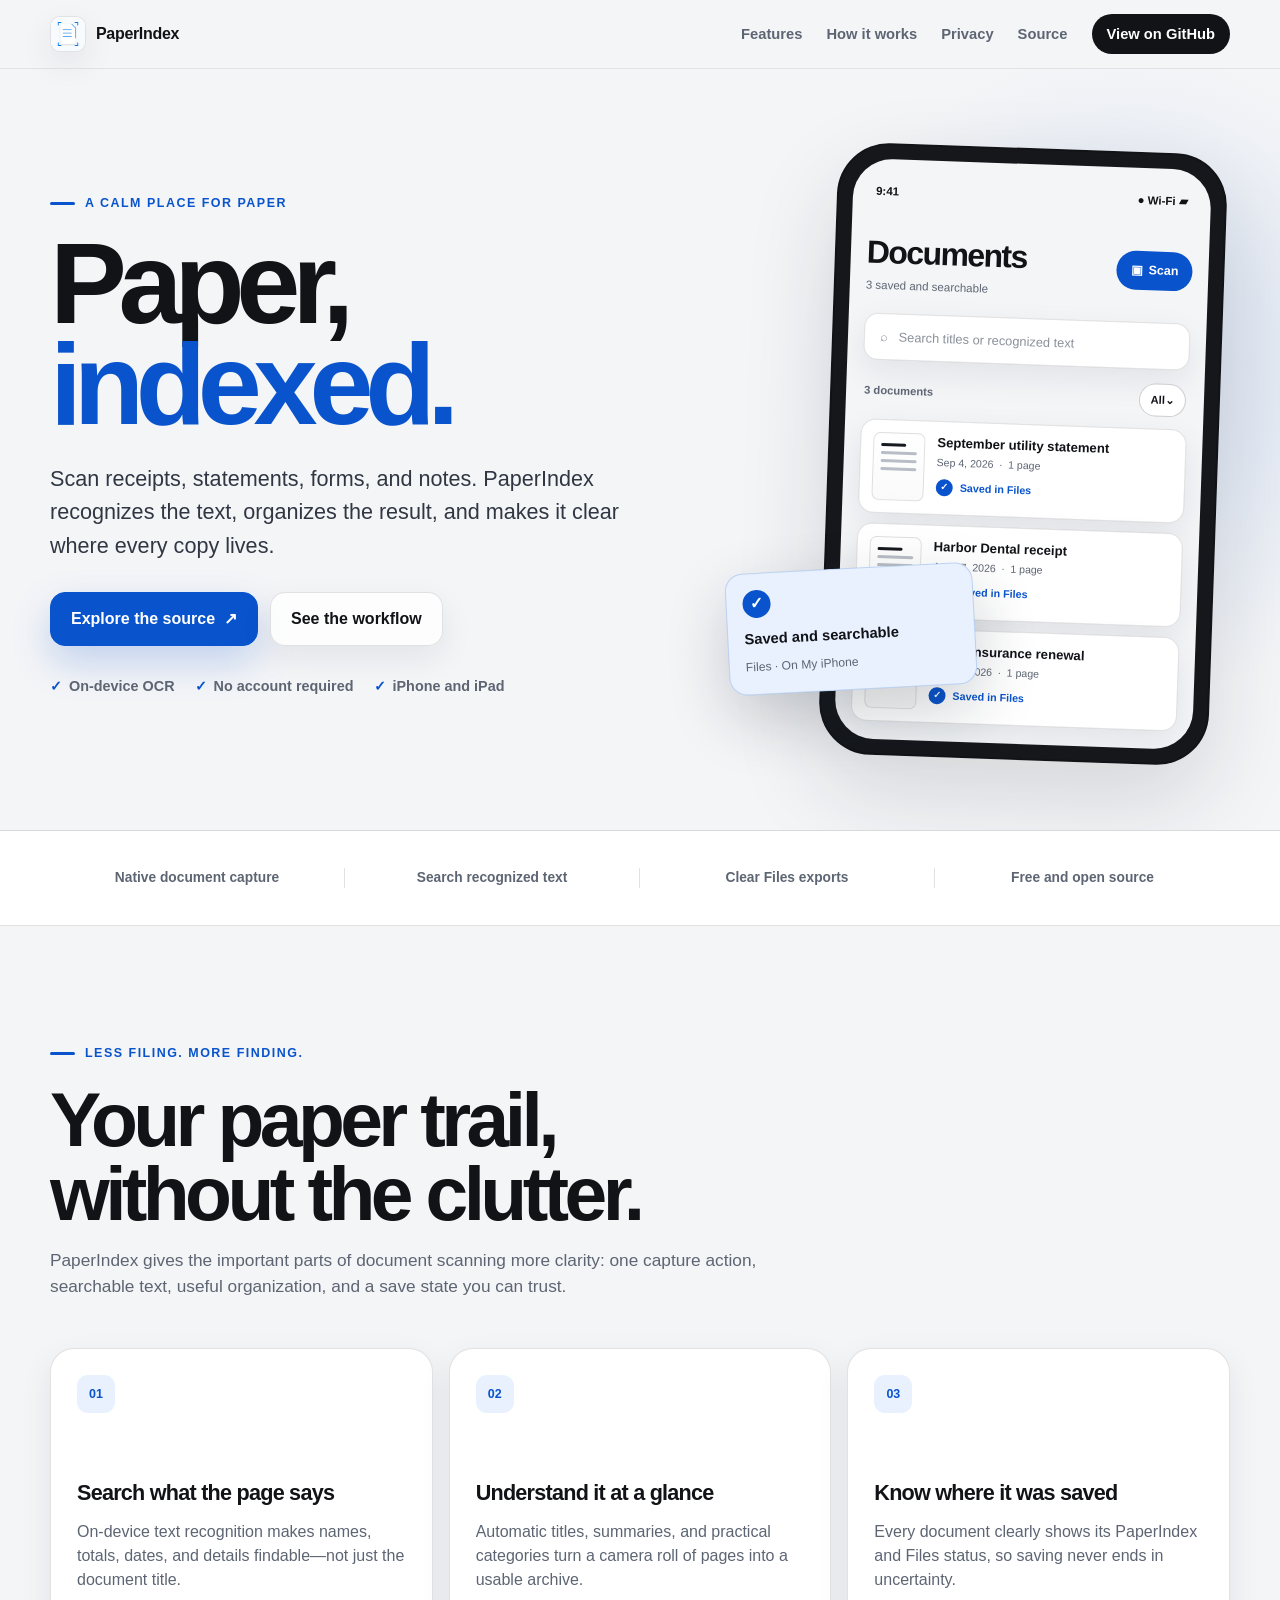
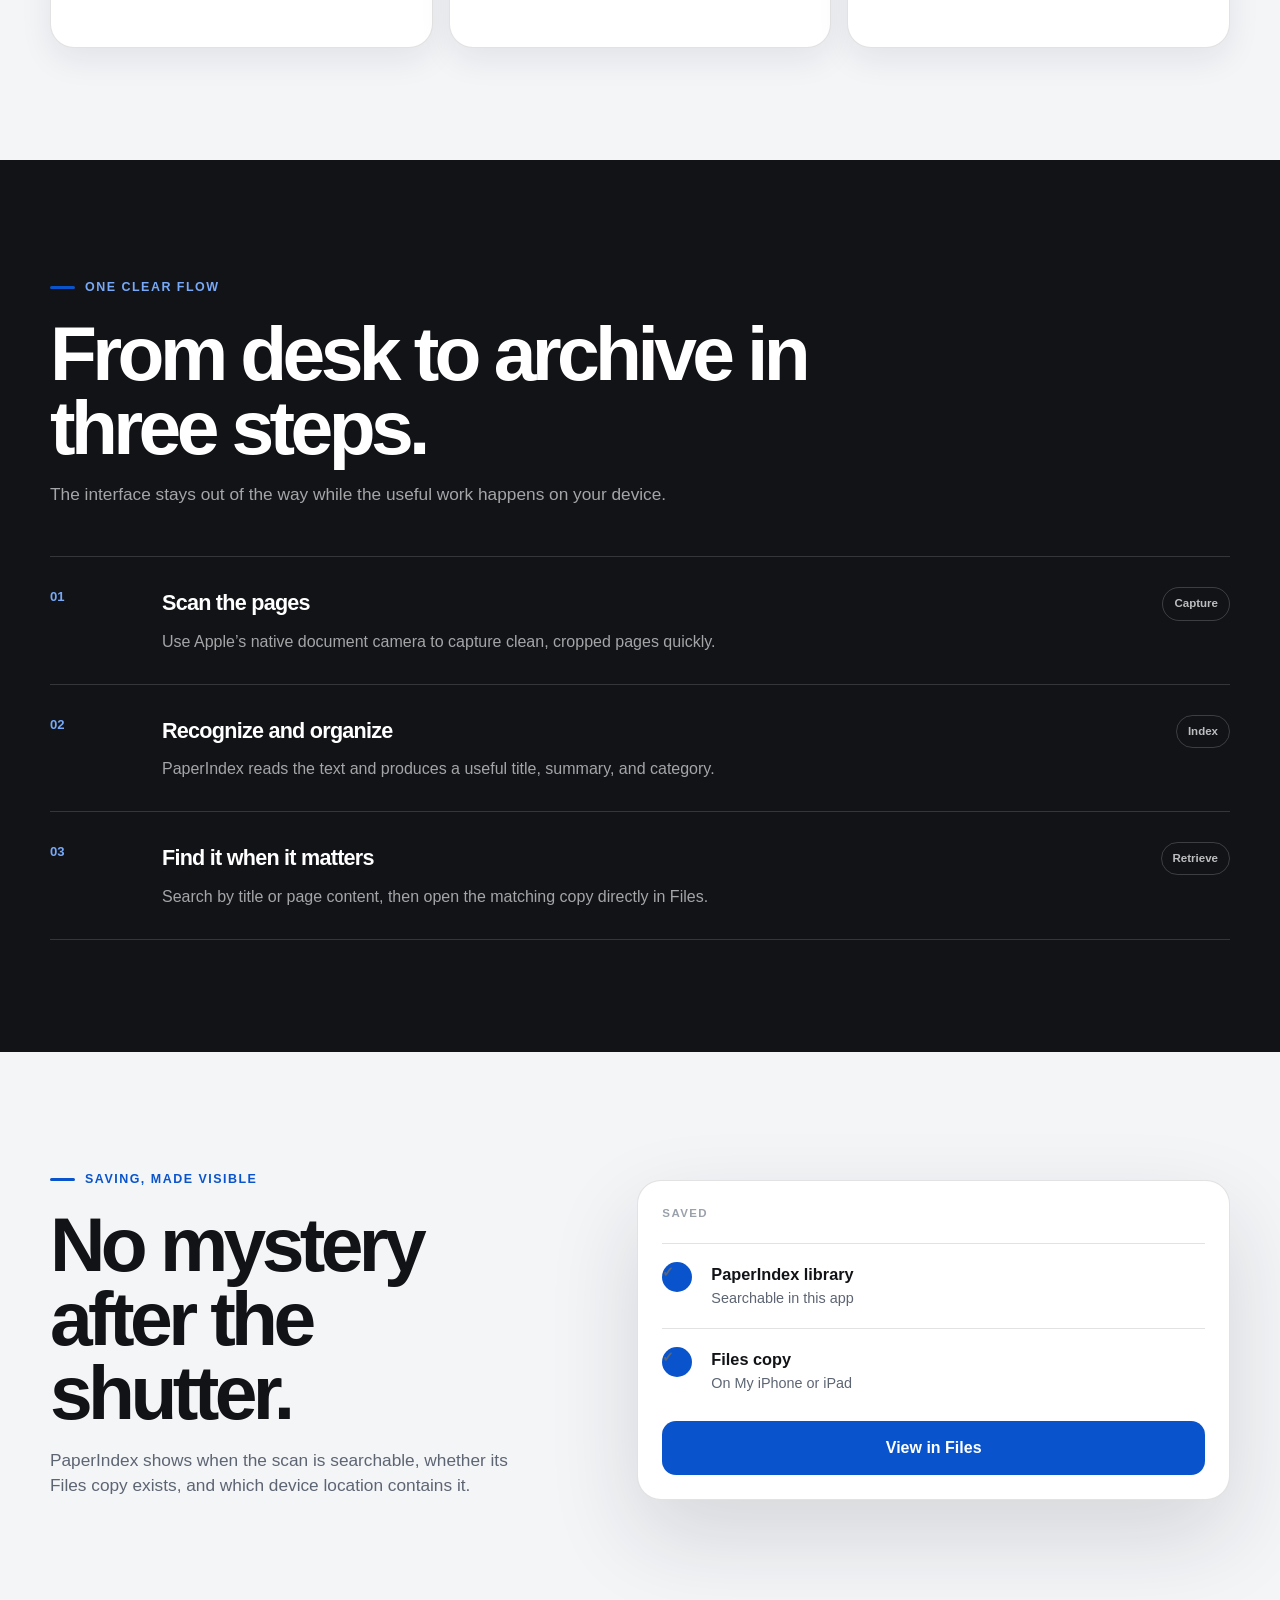
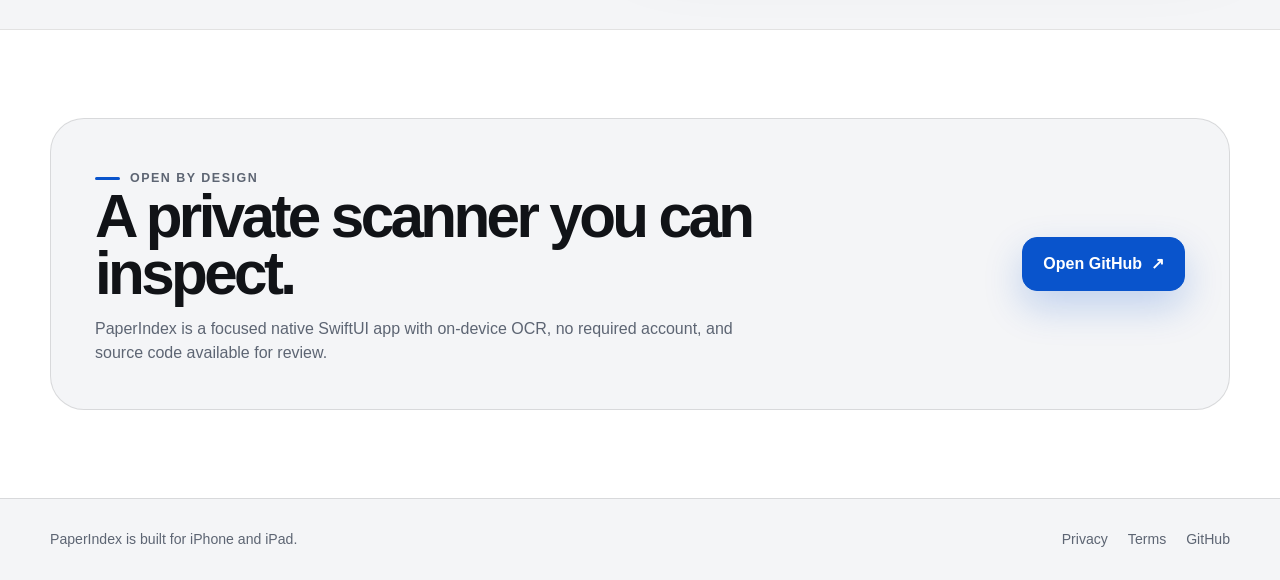
<file: docs/index.html>
<!doctype html>
<html lang="en">
<head>
  <meta charset="utf-8">
  <meta name="viewport" content="width=device-width, initial-scale=1">
  <meta name="theme-color" content="#f4f5f7">
  <title>PaperIndex — Scan paper. Find anything.</title>
  <meta name="description" content="PaperIndex turns receipts, statements, forms, and notes into a calm, searchable archive on iPhone and iPad.">
  <meta property="og:title" content="PaperIndex — Paper, indexed.">
  <meta property="og:description" content="Scan paper, recognize its text, and keep a clear copy in Files.">
  <meta property="og:image" content="https://tmoreton.github.io/PaperIndex/assets/paperindex-og.png">
  <meta property="og:type" content="website">
  <meta property="og:url" content="https://tmoreton.github.io/PaperIndex/">
  <meta name="twitter:card" content="summary_large_image">
  <meta name="twitter:title" content="PaperIndex — Paper, indexed.">
  <meta name="twitter:description" content="Scan paper, recognize its text, and keep a clear copy in Files.">
  <meta name="twitter:image" content="https://tmoreton.github.io/PaperIndex/assets/paperindex-og.png">
  <link rel="canonical" href="https://tmoreton.github.io/PaperIndex/">
  <link rel="icon" href="assets/paperindex-icon.png">
  <style>
    :root {
      color-scheme: light;
      --canvas: #f4f5f7;
      --surface: #ffffff;
      --ink: #111317;
      --muted: #5d6573;
      --blue: #0954cc;
      --blue-dark: #073f99;
      --blue-wash: #e9f1fe;
      --line: rgba(17, 19, 23, 0.12);
      --line-strong: rgba(17, 19, 23, 0.2);
      --shadow-sm: 0 12px 32px rgba(18, 28, 45, 0.08);
      --shadow-lg: 0 36px 90px rgba(18, 28, 45, 0.14);
      --radius-md: 24px;
      --radius-lg: 34px;
    }

    * { box-sizing: border-box; }

    html {
      scroll-behavior: smooth;
      overflow-x: hidden;
    }

    body {
      margin: 0;
      color: var(--ink);
      background: var(--canvas);
      font-family: -apple-system, BlinkMacSystemFont, "SF Pro Display", "Segoe UI", sans-serif;
      line-height: 1.5;
      overflow-x: hidden;
      -webkit-font-smoothing: antialiased;
    }

    a {
      color: inherit;
      text-decoration: none;
      -webkit-tap-highlight-color: transparent;
    }

    .shell {
      width: min(1180px, calc(100% - 40px));
      margin-inline: auto;
    }

    .site-header {
      position: fixed;
      inset: 0 0 auto;
      z-index: 20;
      border-bottom: 1px solid rgba(17, 19, 23, 0.08);
      background: rgba(244, 245, 247, 0.84);
      backdrop-filter: blur(20px) saturate(150%);
    }

    .nav {
      display: flex;
      align-items: center;
      justify-content: space-between;
      min-height: 68px;
    }

    .brand {
      display: inline-flex;
      align-items: center;
      gap: 10px;
      font-size: 1rem;
      font-weight: 780;
      letter-spacing: -0.02em;
    }

    .brand img {
      width: 36px;
      height: 36px;
      border: 1px solid var(--line);
      border-radius: 10px;
      background: white;
      box-shadow: var(--shadow-sm);
    }

    .nav-links {
      display: flex;
      align-items: center;
      gap: 24px;
      color: var(--muted);
      font-size: 0.92rem;
      font-weight: 650;
    }

    .nav-links a { transition: color 160ms ease; }

    .nav-links a:hover,
    .nav-links a:focus-visible { color: var(--ink); }

    .nav-cta {
      display: inline-flex;
      align-items: center;
      min-height: 40px;
      padding: 0 15px;
      color: white !important;
      border-radius: 999px;
      background: var(--ink);
    }

    .hero {
      position: relative;
      min-height: 820px;
      padding: 148px 0 92px;
      overflow: hidden;
      border-bottom: 1px solid var(--line);
    }

    .hero::before {
      content: "";
      position: absolute;
      width: 680px;
      height: 680px;
      top: 36px;
      right: -180px;
      border-radius: 50%;
      background: radial-gradient(circle, rgba(9, 84, 204, 0.13), rgba(9, 84, 204, 0) 68%);
      pointer-events: none;
    }

    .hero-grid {
      position: relative;
      display: grid;
      grid-template-columns: minmax(0, 1.04fr) minmax(360px, 0.76fr);
      gap: clamp(50px, 8vw, 112px);
      align-items: center;
    }

    .eyebrow {
      display: inline-flex;
      align-items: center;
      gap: 10px;
      margin: 0 0 20px;
      color: var(--blue);
      font-size: 0.78rem;
      font-weight: 800;
      letter-spacing: 0.12em;
      text-transform: uppercase;
    }

    .eyebrow::before {
      content: "";
      width: 25px;
      height: 3px;
      border-radius: 999px;
      background: var(--blue);
    }

    h1, h2, h3, p { margin-top: 0; }

    h1 {
      max-width: 760px;
      margin-bottom: 26px;
      font-size: clamp(4.5rem, 9vw, 8rem);
      line-height: 0.88;
      font-weight: 860;
      letter-spacing: -0.072em;
    }

    h1 span {
      display: block;
      color: var(--blue);
    }

    .hero-copy {
      max-width: 620px;
      margin-bottom: 30px;
      color: #303743;
      font-size: clamp(1.12rem, 2vw, 1.35rem);
      line-height: 1.55;
    }

    .hero-actions {
      display: flex;
      flex-wrap: wrap;
      gap: 12px;
      margin-bottom: 30px;
    }

    .button {
      display: inline-flex;
      align-items: center;
      justify-content: center;
      gap: 9px;
      min-height: 54px;
      padding: 0 20px;
      border: 1px solid var(--line);
      border-radius: 15px;
      font-weight: 750;
      transition: transform 160ms ease, box-shadow 160ms ease, background 160ms ease;
    }

    .button:hover,
    .button:focus-visible { transform: translateY(-2px); }

    .button.primary {
      color: white;
      border-color: var(--blue);
      background: var(--blue);
      box-shadow: 0 16px 38px rgba(9, 84, 204, 0.22);
    }

    .button.primary:hover,
    .button.primary:focus-visible {
      background: var(--blue-dark);
      box-shadow: 0 20px 44px rgba(9, 84, 204, 0.28);
    }

    .button.secondary {
      background: rgba(255, 255, 255, 0.8);
      box-shadow: var(--shadow-sm);
    }

    .hero-notes {
      display: flex;
      flex-wrap: wrap;
      gap: 8px 20px;
      color: var(--muted);
      font-size: 0.9rem;
      font-weight: 620;
    }

    .hero-notes span::before {
      content: "✓";
      margin-right: 7px;
      color: var(--blue);
      font-weight: 850;
    }

    .product-visual {
      position: relative;
      min-height: 590px;
    }

    .phone {
      position: absolute;
      top: 0;
      right: 12px;
      width: min(100%, 390px);
      padding: 14px;
      border: 2px solid rgba(17, 19, 23, 0.86);
      border-radius: 52px;
      background: #15171b;
      box-shadow: var(--shadow-lg);
      transform: rotate(2deg);
    }

    .phone-screen {
      min-height: 570px;
      padding: 24px 16px 18px;
      border-radius: 39px;
      background: var(--canvas);
      overflow: hidden;
    }

    .phone-status {
      display: flex;
      justify-content: space-between;
      margin-bottom: 28px;
      padding: 0 7px;
      font-size: 0.72rem;
      font-weight: 770;
    }

    .app-title-row {
      display: flex;
      justify-content: space-between;
      align-items: center;
      gap: 14px;
      margin-bottom: 18px;
    }

    .app-title-row h3 {
      margin: 0;
      font-size: 2rem;
      letter-spacing: -0.05em;
    }

    .app-title-row p {
      margin: 1px 0 0;
      color: var(--muted);
      font-size: 0.72rem;
    }

    .scan-pill {
      flex: 0 0 auto;
      padding: 10px 14px;
      color: white;
      border-radius: 999px;
      background: var(--blue);
      font-size: 0.78rem;
      font-weight: 760;
    }

    .search-field {
      margin-bottom: 14px;
      padding: 13px 15px;
      color: #8a909a;
      border: 1px solid var(--line);
      border-radius: 14px;
      background: white;
      font-size: 0.8rem;
      box-shadow: var(--shadow-sm);
    }

    .filter-row {
      display: flex;
      align-items: center;
      justify-content: space-between;
      margin: 0 2px 12px;
      color: var(--muted);
      font-size: 0.7rem;
      font-weight: 650;
    }

    .filter-pill {
      padding: 7px 11px;
      color: var(--ink);
      border: 1px solid var(--line-strong);
      border-radius: 999px;
      background: white;
    }

    .document-card {
      display: grid;
      grid-template-columns: 52px 1fr;
      gap: 12px;
      margin-top: 10px;
      padding: 12px;
      border: 1px solid var(--line);
      border-radius: 15px;
      background: white;
      box-shadow: var(--shadow-sm);
    }

    .paper-thumb {
      height: 68px;
      padding: 10px 7px;
      border: 1px solid var(--line);
      border-radius: 7px;
      background: linear-gradient(#fff, #fafafa);
    }

    .paper-thumb i {
      display: block;
      height: 3px;
      margin-bottom: 5px;
      border-radius: 999px;
      background: #b9bec6;
    }

    .paper-thumb i:first-child {
      width: 70%;
      background: #16191f;
    }

    .document-card strong {
      display: block;
      margin: 1px 0 4px;
      font-size: 0.82rem;
      line-height: 1.25;
    }

    .document-meta {
      color: var(--muted);
      font-size: 0.66rem;
    }

    .document-status {
      display: flex;
      align-items: center;
      gap: 7px;
      margin-top: 8px;
      color: var(--blue);
      font-size: 0.67rem;
      font-weight: 720;
    }

    .document-status b {
      display: inline-grid;
      width: 17px;
      height: 17px;
      place-items: center;
      color: white;
      border-radius: 50%;
      background: var(--blue);
      font-size: 0.6rem;
    }

    .save-popover {
      position: absolute;
      left: -48px;
      bottom: 48px;
      width: 248px;
      padding: 16px;
      border: 1px solid rgba(9, 84, 204, 0.2);
      border-radius: 18px;
      background: var(--blue-wash);
      box-shadow: 0 24px 62px rgba(18, 28, 45, 0.2);
      transform: rotate(-3deg);
    }

    .save-popover strong {
      display: block;
      margin-bottom: 4px;
      font-size: 0.92rem;
    }

    .save-popover span {
      color: var(--muted);
      font-size: 0.76rem;
    }

    .save-popover::before {
      content: "✓";
      display: grid;
      width: 28px;
      height: 28px;
      margin-bottom: 10px;
      place-items: center;
      color: white;
      border-radius: 50%;
      background: var(--blue);
      font-weight: 850;
    }

    .trust-bar {
      border-bottom: 1px solid var(--line);
      background: var(--surface);
    }

    .trust-items {
      display: grid;
      grid-template-columns: repeat(4, 1fr);
      min-height: 94px;
      align-items: center;
    }

    .trust-items span {
      padding: 0 26px;
      color: var(--muted);
      border-right: 1px solid var(--line);
      font-size: 0.86rem;
      font-weight: 700;
      text-align: center;
    }

    .trust-items span:last-child { border-right: 0; }

    section.content-section { padding: 112px 0; }

    .section-heading {
      max-width: 760px;
      margin-bottom: 48px;
    }

    h2 {
      margin-bottom: 18px;
      font-size: clamp(2.8rem, 6vw, 5.4rem);
      line-height: 0.96;
      font-weight: 835;
      letter-spacing: -0.06em;
    }

    .section-heading > p:last-child {
      color: var(--muted);
      font-size: 1.08rem;
    }

    .feature-grid {
      display: grid;
      grid-template-columns: repeat(3, minmax(0, 1fr));
      gap: 16px;
    }

    .feature-card {
      min-height: 300px;
      padding: 26px;
      border: 1px solid var(--line);
      border-radius: var(--radius-md);
      background: var(--surface);
      box-shadow: var(--shadow-sm);
    }

    .feature-number {
      display: grid;
      width: 38px;
      height: 38px;
      margin-bottom: 64px;
      place-items: center;
      color: var(--blue);
      border-radius: 11px;
      background: var(--blue-wash);
      font-size: 0.78rem;
      font-weight: 820;
    }

    .feature-card h3,
    .step-copy h3 {
      margin-bottom: 10px;
      font-size: 1.35rem;
      letter-spacing: -0.035em;
    }

    .feature-card p,
    .step-copy p {
      margin-bottom: 0;
      color: var(--muted);
    }

    .workflow-section {
      color: white;
      background: var(--ink);
    }

    .workflow-section .eyebrow { color: #78a9f7; }

    .workflow-section .section-heading > p:last-child {
      color: rgba(255, 255, 255, 0.62);
    }

    .steps { border-top: 1px solid rgba(255, 255, 255, 0.15); }

    .step {
      display: grid;
      grid-template-columns: 84px 1fr auto;
      gap: 28px;
      align-items: start;
      padding: 30px 0;
      border-bottom: 1px solid rgba(255, 255, 255, 0.15);
    }

    .step-index {
      color: #78a9f7;
      font-size: 0.82rem;
      font-weight: 820;
    }

    .step-copy { max-width: 630px; }

    .step-copy p { color: rgba(255, 255, 255, 0.62); }

    .step-tag {
      padding: 7px 11px;
      color: rgba(255, 255, 255, 0.72);
      border: 1px solid rgba(255, 255, 255, 0.18);
      border-radius: 999px;
      font-size: 0.72rem;
      font-weight: 730;
    }

    .save-grid {
      display: grid;
      grid-template-columns: minmax(0, 0.9fr) minmax(400px, 1.1fr);
      gap: clamp(42px, 8vw, 110px);
      align-items: center;
    }

    .save-grid .section-heading { margin-bottom: 0; }

    .storage-card {
      padding: 24px;
      border: 1px solid var(--line);
      border-radius: var(--radius-md);
      background: white;
      box-shadow: var(--shadow-lg);
    }

    .storage-label {
      margin-bottom: 20px;
      color: #9aa1ac;
      font-size: 0.72rem;
      font-weight: 820;
      letter-spacing: 0.12em;
    }

    .storage-row {
      display: grid;
      grid-template-columns: 36px 1fr;
      gap: 13px;
      padding: 18px 0;
      border-top: 1px solid var(--line);
    }

    .storage-row:first-of-type {
      border-top: 0;
      padding-top: 0;
    }

    .check {
      display: grid;
      width: 30px;
      height: 30px;
      place-items: center;
      color: white;
      border-radius: 50%;
      background: var(--blue);
      font-size: 0.78rem;
      font-weight: 850;
    }

    .storage-row strong,
    .storage-row span { display: block; }

    .storage-row strong {
      margin-bottom: 2px;
      font-size: 1.02rem;
    }

    .storage-row span {
      color: var(--muted);
      font-size: 0.9rem;
    }

    .storage-button {
      margin-top: 8px;
      padding: 15px;
      color: white;
      border-radius: 14px;
      background: var(--blue);
      text-align: center;
      font-weight: 760;
    }

    .open-source {
      padding: 88px 0;
      border-top: 1px solid var(--line);
      background: var(--surface);
    }

    .open-panel {
      display: grid;
      grid-template-columns: 1fr auto;
      gap: 40px;
      align-items: center;
      padding: 44px;
      border: 1px solid var(--line);
      border-radius: var(--radius-lg);
      background: var(--canvas);
    }

    .open-panel h2 {
      max-width: 760px;
      margin-bottom: 14px;
      font-size: clamp(2.3rem, 4.7vw, 4.25rem);
    }

    .open-panel p {
      max-width: 680px;
      margin-bottom: 0;
      color: var(--muted);
    }

    footer {
      padding: 30px 0;
      color: var(--muted);
      border-top: 1px solid var(--line);
      font-size: 0.88rem;
    }

    .footer-row {
      display: flex;
      justify-content: space-between;
      gap: 24px;
    }

    .footer-links {
      display: flex;
      flex-wrap: wrap;
      justify-content: flex-end;
      gap: 10px 20px;
    }

    @media (max-width: 900px) {
      .hero { min-height: auto; }

      .hero-grid,
      .save-grid { grid-template-columns: 1fr; }

      .product-visual {
        width: min(100%, 480px);
        min-height: 620px;
        margin-inline: auto;
      }

      .feature-grid { grid-template-columns: 1fr; }
      .feature-card { min-height: auto; }
      .feature-number { margin-bottom: 38px; }
      .trust-items { grid-template-columns: repeat(2, 1fr); }
      .trust-items span:nth-child(2) { border-right: 0; }

      .trust-items span {
        display: grid;
        min-height: 70px;
        place-items: center;
        border-bottom: 1px solid var(--line);
      }

      .trust-items span:nth-child(3),
      .trust-items span:nth-child(4) { border-bottom: 0; }
    }

    @media (max-width: 620px) {
      .shell { width: min(100% - 28px, 520px); }
      .nav-links a:not(.nav-cta) { display: none; }
      .hero { padding: 122px 0 68px; }
      h1 { font-size: clamp(4rem, 21vw, 6rem); }
      .hero-actions { flex-direction: column; }
      .button { width: 100%; }
      .product-visual { min-height: 570px; }

      .phone {
        right: -12px;
        width: calc(100% - 20px);
      }

      .save-popover {
        left: -4px;
        bottom: 24px;
      }

      section.content-section { padding: 80px 0; }
      .step { grid-template-columns: 44px 1fr; }
      .step-tag { display: none; }

      .open-panel {
        grid-template-columns: 1fr;
        padding: 28px;
      }

      .footer-row { flex-direction: column; }
    }

    @media (prefers-reduced-motion: reduce) {
      html { scroll-behavior: auto; }
      .button, .nav-links a { transition: none; }
    }
  </style>
</head>
<body>
  <header class="site-header">
    <nav class="nav shell" aria-label="Primary navigation">
      <a class="brand" href="#top" aria-label="PaperIndex home">
        <img src="assets/paperindex-icon.png" alt="">
        <span>PaperIndex</span>
      </a>
      <div class="nav-links">
        <a href="#features">Features</a>
        <a href="#workflow">How it works</a>
        <a href="privacy/">Privacy</a>
        <a href="https://github.com/tmoreton/PaperIndex">Source</a>
        <a class="nav-cta" href="https://github.com/tmoreton/PaperIndex">View on GitHub</a>
      </div>
    </nav>
  </header>

  <main id="top">
    <section class="hero" aria-labelledby="hero-title">
      <div class="hero-grid shell">
        <div>
          <p class="eyebrow">A calm place for paper</p>
          <h1 id="hero-title">Paper,<span>indexed.</span></h1>
          <p class="hero-copy">Scan receipts, statements, forms, and notes. PaperIndex recognizes the text, organizes the result, and makes it clear where every copy lives.</p>
          <div class="hero-actions">
            <a class="button primary" href="https://github.com/tmoreton/PaperIndex">Explore the source <span aria-hidden="true">↗</span></a>
            <a class="button secondary" href="#workflow">See the workflow</a>
          </div>
          <div class="hero-notes" aria-label="Product highlights">
            <span>On-device OCR</span>
            <span>No account required</span>
            <span>iPhone and iPad</span>
          </div>
        </div>

        <div class="product-visual" aria-label="PaperIndex document archive preview">
          <div class="phone">
            <div class="phone-screen">
              <div class="phone-status"><span>9:41</span><span>● Wi-Fi ▰</span></div>
              <div class="app-title-row">
                <div><h3>Documents</h3><p>3 saved and searchable</p></div>
                <span class="scan-pill">▣&nbsp; Scan</span>
              </div>
              <div class="search-field">⌕ &nbsp; Search titles or recognized text</div>
              <div class="filter-row"><span>3 documents</span><span class="filter-pill">All⌄</span></div>

              <div class="document-card">
                <div class="paper-thumb"><i></i><i></i><i></i><i></i></div>
                <div><strong>September utility statement</strong><div class="document-meta">Sep 4, 2026 &nbsp;·&nbsp; 1 page</div><div class="document-status"><b>✓</b> Saved in Files</div></div>
              </div>
              <div class="document-card">
                <div class="paper-thumb"><i></i><i></i><i></i><i></i></div>
                <div><strong>Harbor Dental receipt</strong><div class="document-meta">Aug 27, 2026 &nbsp;·&nbsp; 1 page</div><div class="document-status"><b>✓</b> Saved in Files</div></div>
              </div>
              <div class="document-card">
                <div class="paper-thumb"><i></i><i></i><i></i><i></i></div>
                <div><strong>Home insurance renewal</strong><div class="document-meta">Aug 19, 2026 &nbsp;·&nbsp; 1 page</div><div class="document-status"><b>✓</b> Saved in Files</div></div>
              </div>
            </div>
          </div>
          <div class="save-popover"><strong>Saved and searchable</strong><span>Files · On My iPhone</span></div>
        </div>
      </div>
    </section>

    <div class="trust-bar" aria-label="PaperIndex principles">
      <div class="trust-items shell">
        <span>Native document capture</span>
        <span>Search recognized text</span>
        <span>Clear Files exports</span>
        <span>Free and open source</span>
      </div>
    </div>

    <section class="content-section" id="features">
      <div class="shell">
        <div class="section-heading">
          <p class="eyebrow">Less filing. More finding.</p>
          <h2>Your paper trail, without the clutter.</h2>
          <p>PaperIndex gives the important parts of document scanning more clarity: one capture action, searchable text, useful organization, and a save state you can trust.</p>
        </div>
        <div class="feature-grid">
          <article class="feature-card"><span class="feature-number">01</span><h3>Search what the page says</h3><p>On-device text recognition makes names, totals, dates, and details findable—not just the document title.</p></article>
          <article class="feature-card"><span class="feature-number">02</span><h3>Understand it at a glance</h3><p>Automatic titles, summaries, and practical categories turn a camera roll of pages into a usable archive.</p></article>
          <article class="feature-card"><span class="feature-number">03</span><h3>Know where it was saved</h3><p>Every document clearly shows its PaperIndex and Files status, so saving never ends in uncertainty.</p></article>
        </div>
      </div>
    </section>

    <section class="content-section workflow-section" id="workflow">
      <div class="shell">
        <div class="section-heading">
          <p class="eyebrow">One clear flow</p>
          <h2>From desk to archive in three steps.</h2>
          <p>The interface stays out of the way while the useful work happens on your device.</p>
        </div>
        <div class="steps">
          <article class="step"><span class="step-index">01</span><div class="step-copy"><h3>Scan the pages</h3><p>Use Apple’s native document camera to capture clean, cropped pages quickly.</p></div><span class="step-tag">Capture</span></article>
          <article class="step"><span class="step-index">02</span><div class="step-copy"><h3>Recognize and organize</h3><p>PaperIndex reads the text and produces a useful title, summary, and category.</p></div><span class="step-tag">Index</span></article>
          <article class="step"><span class="step-index">03</span><div class="step-copy"><h3>Find it when it matters</h3><p>Search by title or page content, then open the matching copy directly in Files.</p></div><span class="step-tag">Retrieve</span></article>
        </div>
      </div>
    </section>

    <section class="content-section">
      <div class="save-grid shell">
        <div class="section-heading">
          <p class="eyebrow">Saving, made visible</p>
          <h2>No mystery after the shutter.</h2>
          <p>PaperIndex shows when the scan is searchable, whether its Files copy exists, and which device location contains it.</p>
        </div>
        <div class="storage-card" aria-label="PaperIndex save status example">
          <div class="storage-label">SAVED</div>
          <div class="storage-row"><span class="check">✓</span><div><strong>PaperIndex library</strong><span>Searchable in this app</span></div></div>
          <div class="storage-row"><span class="check">✓</span><div><strong>Files copy</strong><span>On My iPhone or iPad</span></div></div>
          <div class="storage-button">View in Files</div>
        </div>
      </div>
    </section>

    <section class="open-source">
      <div class="open-panel shell">
        <div>
          <p class="eyebrow">Open by design</p>
          <h2>A private scanner you can inspect.</h2>
          <p>PaperIndex is a focused native SwiftUI app with on-device OCR, no required account, and source code available for review.</p>
        </div>
        <a class="button primary" href="https://github.com/tmoreton/PaperIndex">Open GitHub <span aria-hidden="true">↗</span></a>
      </div>
    </section>
  </main>

  <footer>
    <div class="footer-row shell">
      <span>PaperIndex is built for iPhone and iPad.</span>
      <span class="footer-links"><a href="privacy/">Privacy</a><a href="terms/">Terms</a><a href="https://github.com/tmoreton/PaperIndex">GitHub</a></span>
    </div>
  </footer>
</body>
</html>
</file>
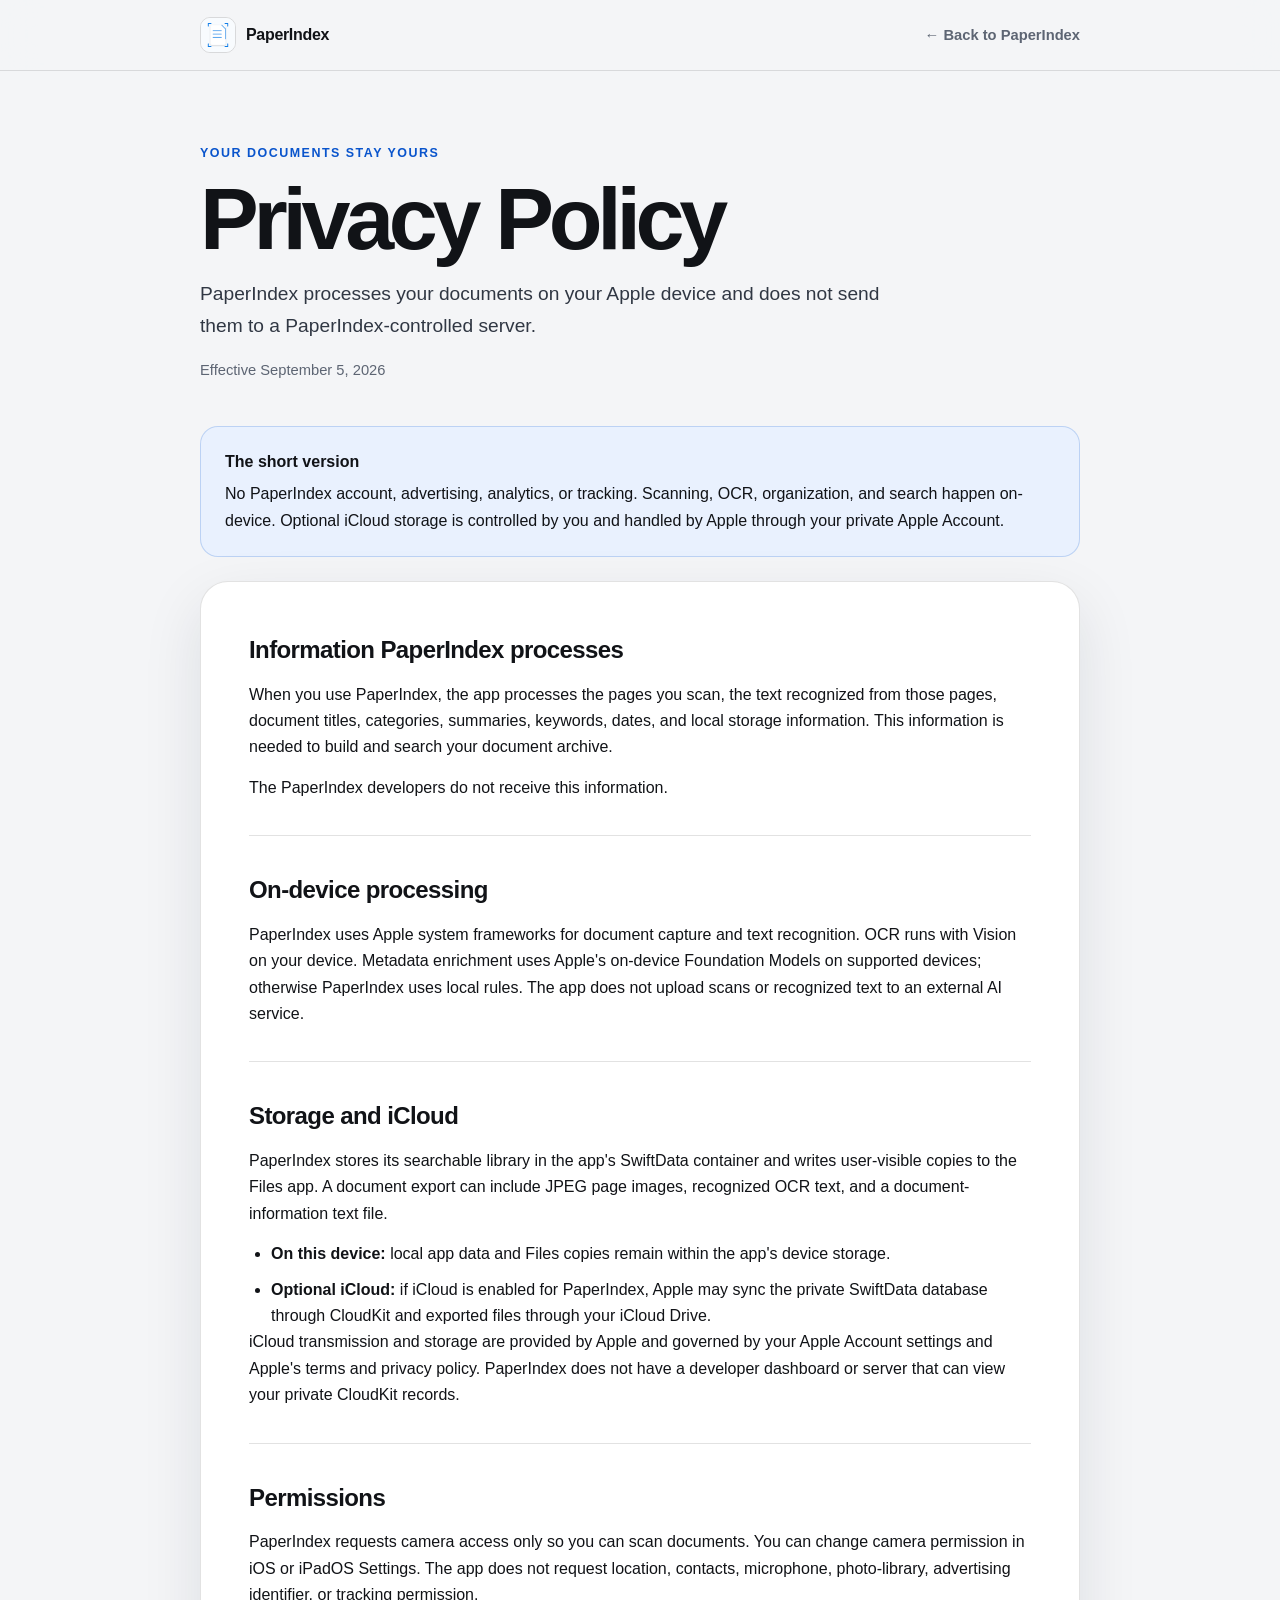
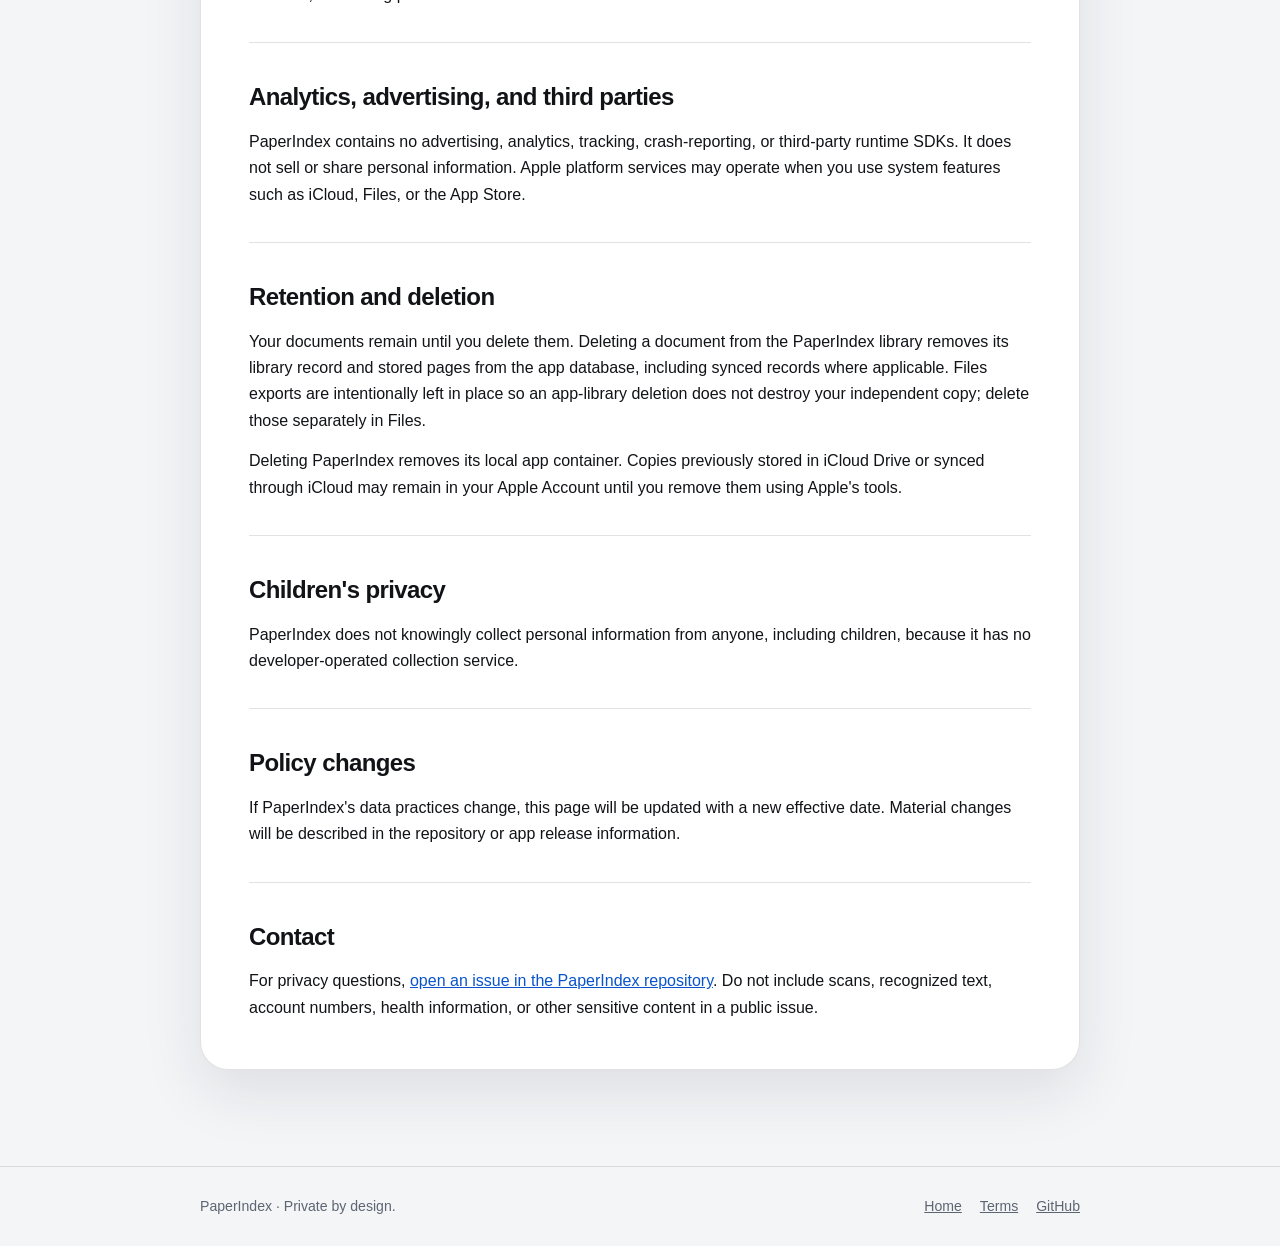
<file: docs/privacy/index.html>
<!doctype html>
<html lang="en">
<head>
  <meta charset="utf-8">
  <meta name="viewport" content="width=device-width, initial-scale=1">
  <meta name="theme-color" content="#f4f5f7">
  <title>Privacy Policy — PaperIndex</title>
  <meta name="description" content="How PaperIndex processes, stores, and protects scanned documents.">
  <meta property="og:title" content="Privacy Policy — PaperIndex">
  <meta property="og:description" content="PaperIndex processes documents on-device and has no developer-operated data service.">
  <meta property="og:image" content="https://tmoreton.github.io/PaperIndex/assets/paperindex-og.png">
  <meta property="og:url" content="https://tmoreton.github.io/PaperIndex/privacy/">
  <meta property="og:type" content="website">
  <meta name="twitter:card" content="summary_large_image">
  <meta name="twitter:title" content="Privacy Policy — PaperIndex">
  <meta name="twitter:description" content="PaperIndex processes documents on-device and has no developer-operated data service.">
  <meta name="twitter:image" content="https://tmoreton.github.io/PaperIndex/assets/paperindex-og.png">
  <link rel="canonical" href="https://tmoreton.github.io/PaperIndex/privacy/">
  <link rel="icon" href="../assets/paperindex-icon.png">
  <link rel="stylesheet" href="../legal.css">
</head>
<body>
  <header>
    <nav class="shell" aria-label="Policy navigation">
      <a class="brand" href="../"><img src="../assets/paperindex-icon.png" alt=""><span>PaperIndex</span></a>
      <a class="back" href="../">← Back to PaperIndex</a>
    </nav>
  </header>
  <main class="shell">
    <p class="eyebrow">Your documents stay yours</p>
    <h1>Privacy Policy</h1>
    <p class="lede">PaperIndex processes your documents on your Apple device and does not send them to a PaperIndex-controlled server.</p>
    <p class="effective">Effective September 5, 2026</p>

    <div class="notice">
      <strong>The short version</strong>
      No PaperIndex account, advertising, analytics, or tracking. Scanning, OCR, organization, and search happen on-device. Optional iCloud storage is controlled by you and handled by Apple through your private Apple Account.
    </div>

    <article>
      <section>
        <h2>Information PaperIndex processes</h2>
        <p>When you use PaperIndex, the app processes the pages you scan, the text recognized from those pages, document titles, categories, summaries, keywords, dates, and local storage information. This information is needed to build and search your document archive.</p>
        <p>The PaperIndex developers do not receive this information.</p>
      </section>

      <section>
        <h2>On-device processing</h2>
        <p>PaperIndex uses Apple system frameworks for document capture and text recognition. OCR runs with Vision on your device. Metadata enrichment uses Apple's on-device Foundation Models on supported devices; otherwise PaperIndex uses local rules. The app does not upload scans or recognized text to an external AI service.</p>
      </section>

      <section>
        <h2>Storage and iCloud</h2>
        <p>PaperIndex stores its searchable library in the app's SwiftData container and writes user-visible copies to the Files app. A document export can include JPEG page images, recognized OCR text, and a document-information text file.</p>
        <ul>
          <li><strong>On this device:</strong> local app data and Files copies remain within the app's device storage.</li>
          <li><strong>Optional iCloud:</strong> if iCloud is enabled for PaperIndex, Apple may sync the private SwiftData database through CloudKit and exported files through your iCloud Drive.</li>
        </ul>
        <p>iCloud transmission and storage are provided by Apple and governed by your Apple Account settings and Apple's terms and privacy policy. PaperIndex does not have a developer dashboard or server that can view your private CloudKit records.</p>
      </section>

      <section>
        <h2>Permissions</h2>
        <p>PaperIndex requests camera access only so you can scan documents. You can change camera permission in iOS or iPadOS Settings. The app does not request location, contacts, microphone, photo-library, advertising identifier, or tracking permission.</p>
      </section>

      <section>
        <h2>Analytics, advertising, and third parties</h2>
        <p>PaperIndex contains no advertising, analytics, tracking, crash-reporting, or third-party runtime SDKs. It does not sell or share personal information. Apple platform services may operate when you use system features such as iCloud, Files, or the App Store.</p>
      </section>

      <section id="retention-and-deletion">
        <h2>Retention and deletion</h2>
        <p>Your documents remain until you delete them. Deleting a document from the PaperIndex library removes its library record and stored pages from the app database, including synced records where applicable. Files exports are intentionally left in place so an app-library deletion does not destroy your independent copy; delete those separately in Files.</p>
        <p>Deleting PaperIndex removes its local app container. Copies previously stored in iCloud Drive or synced through iCloud may remain in your Apple Account until you remove them using Apple's tools.</p>
      </section>

      <section>
        <h2>Children's privacy</h2>
        <p>PaperIndex does not knowingly collect personal information from anyone, including children, because it has no developer-operated collection service.</p>
      </section>

      <section>
        <h2>Policy changes</h2>
        <p>If PaperIndex's data practices change, this page will be updated with a new effective date. Material changes will be described in the repository or app release information.</p>
      </section>

      <section>
        <h2>Contact</h2>
        <p>For privacy questions, <a href="https://github.com/tmoreton/PaperIndex/issues">open an issue in the PaperIndex repository</a>. Do not include scans, recognized text, account numbers, health information, or other sensitive content in a public issue.</p>
      </section>
    </article>
  </main>
  <footer>
    <div class="footer-row shell">
      <span>PaperIndex · Private by design.</span>
      <span class="footer-links"><a href="../">Home</a><a href="../terms/">Terms</a><a href="https://github.com/tmoreton/PaperIndex">GitHub</a></span>
    </div>
  </footer>
</body>
</html>
</file>
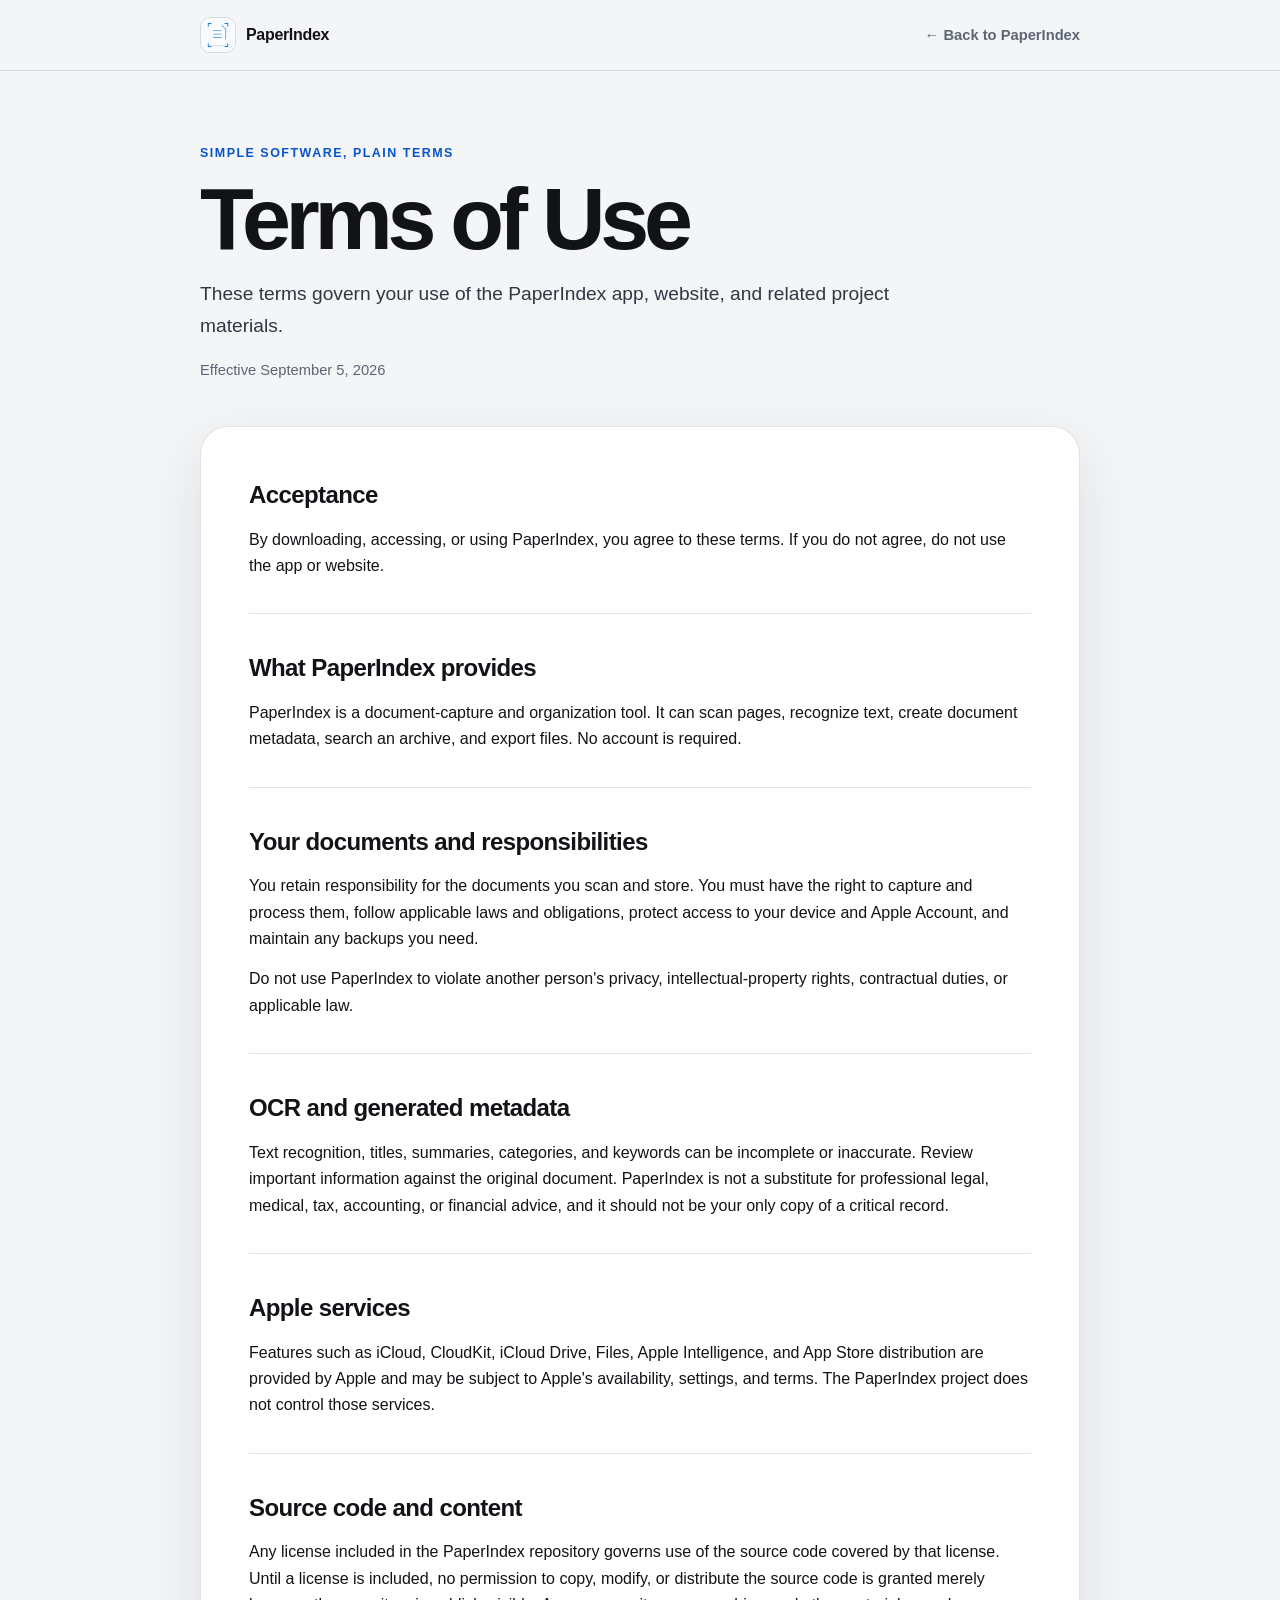
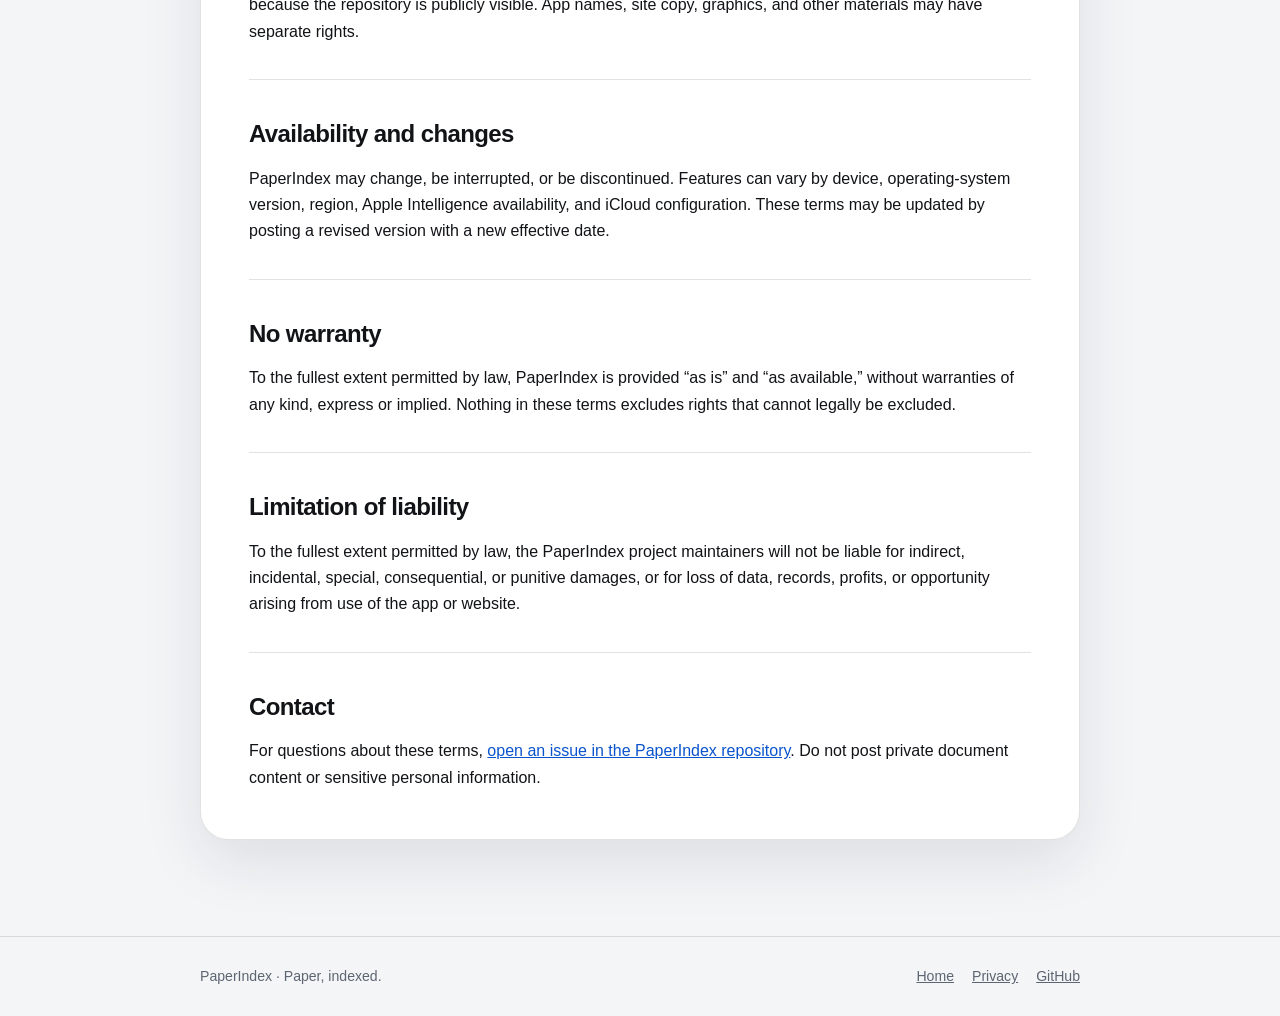
<file: docs/terms/index.html>
<!doctype html>
<html lang="en">
<head>
  <meta charset="utf-8">
  <meta name="viewport" content="width=device-width, initial-scale=1">
  <meta name="theme-color" content="#f4f5f7">
  <title>Terms of Use — PaperIndex</title>
  <meta name="description" content="Terms governing use of the PaperIndex application and website.">
  <meta property="og:title" content="Terms of Use — PaperIndex">
  <meta property="og:description" content="Terms governing use of the PaperIndex application and website.">
  <meta property="og:image" content="https://tmoreton.github.io/PaperIndex/assets/paperindex-og.png">
  <meta property="og:url" content="https://tmoreton.github.io/PaperIndex/terms/">
  <meta property="og:type" content="website">
  <meta name="twitter:card" content="summary_large_image">
  <meta name="twitter:title" content="Terms of Use — PaperIndex">
  <meta name="twitter:description" content="Terms governing use of the PaperIndex application and website.">
  <meta name="twitter:image" content="https://tmoreton.github.io/PaperIndex/assets/paperindex-og.png">
  <link rel="canonical" href="https://tmoreton.github.io/PaperIndex/terms/">
  <link rel="icon" href="../assets/paperindex-icon.png">
  <link rel="stylesheet" href="../legal.css">
</head>
<body>
  <header>
    <nav class="shell" aria-label="Terms navigation">
      <a class="brand" href="../"><img src="../assets/paperindex-icon.png" alt=""><span>PaperIndex</span></a>
      <a class="back" href="../">← Back to PaperIndex</a>
    </nav>
  </header>
  <main class="shell">
    <p class="eyebrow">Simple software, plain terms</p>
    <h1>Terms of Use</h1>
    <p class="lede">These terms govern your use of the PaperIndex app, website, and related project materials.</p>
    <p class="effective">Effective September 5, 2026</p>

    <article>
      <section>
        <h2>Acceptance</h2>
        <p>By downloading, accessing, or using PaperIndex, you agree to these terms. If you do not agree, do not use the app or website.</p>
      </section>

      <section>
        <h2>What PaperIndex provides</h2>
        <p>PaperIndex is a document-capture and organization tool. It can scan pages, recognize text, create document metadata, search an archive, and export files. No account is required.</p>
      </section>

      <section>
        <h2>Your documents and responsibilities</h2>
        <p>You retain responsibility for the documents you scan and store. You must have the right to capture and process them, follow applicable laws and obligations, protect access to your device and Apple Account, and maintain any backups you need.</p>
        <p>Do not use PaperIndex to violate another person's privacy, intellectual-property rights, contractual duties, or applicable law.</p>
      </section>

      <section>
        <h2>OCR and generated metadata</h2>
        <p>Text recognition, titles, summaries, categories, and keywords can be incomplete or inaccurate. Review important information against the original document. PaperIndex is not a substitute for professional legal, medical, tax, accounting, or financial advice, and it should not be your only copy of a critical record.</p>
      </section>

      <section>
        <h2>Apple services</h2>
        <p>Features such as iCloud, CloudKit, iCloud Drive, Files, Apple Intelligence, and App Store distribution are provided by Apple and may be subject to Apple's availability, settings, and terms. The PaperIndex project does not control those services.</p>
      </section>

      <section>
        <h2>Source code and content</h2>
        <p>Any license included in the PaperIndex repository governs use of the source code covered by that license. Until a license is included, no permission to copy, modify, or distribute the source code is granted merely because the repository is publicly visible. App names, site copy, graphics, and other materials may have separate rights.</p>
      </section>

      <section>
        <h2>Availability and changes</h2>
        <p>PaperIndex may change, be interrupted, or be discontinued. Features can vary by device, operating-system version, region, Apple Intelligence availability, and iCloud configuration. These terms may be updated by posting a revised version with a new effective date.</p>
      </section>

      <section>
        <h2>No warranty</h2>
        <p>To the fullest extent permitted by law, PaperIndex is provided “as is” and “as available,” without warranties of any kind, express or implied. Nothing in these terms excludes rights that cannot legally be excluded.</p>
      </section>

      <section>
        <h2>Limitation of liability</h2>
        <p>To the fullest extent permitted by law, the PaperIndex project maintainers will not be liable for indirect, incidental, special, consequential, or punitive damages, or for loss of data, records, profits, or opportunity arising from use of the app or website.</p>
      </section>

      <section>
        <h2>Contact</h2>
        <p>For questions about these terms, <a href="https://github.com/tmoreton/PaperIndex/issues">open an issue in the PaperIndex repository</a>. Do not post private document content or sensitive personal information.</p>
      </section>
    </article>
  </main>
  <footer>
    <div class="footer-row shell">
      <span>PaperIndex · Paper, indexed.</span>
      <span class="footer-links"><a href="../">Home</a><a href="../privacy/">Privacy</a><a href="https://github.com/tmoreton/PaperIndex">GitHub</a></span>
    </div>
  </footer>
</body>
</html>
</file>
<file: docs/legal.css>
:root {
  color-scheme: light;
  --canvas: #f4f5f7;
  --surface: #ffffff;
  --ink: #111317;
  --muted: #5d6573;
  --blue: #0954cc;
  --line: rgba(17, 19, 23, 0.12);
  --shadow: 0 22px 60px rgba(18, 28, 45, 0.1);
}

* { box-sizing: border-box; }

html { scroll-behavior: smooth; }

body {
  margin: 0;
  color: var(--ink);
  background: var(--canvas);
  font-family: -apple-system, BlinkMacSystemFont, "SF Pro Display", "Segoe UI", sans-serif;
  line-height: 1.65;
  -webkit-font-smoothing: antialiased;
}

a { color: var(--blue); }

.shell {
  width: min(880px, calc(100% - 40px));
  margin-inline: auto;
}

header {
  border-bottom: 1px solid var(--line);
  background: rgba(244, 245, 247, 0.92);
  backdrop-filter: blur(18px);
}

nav {
  display: flex;
  align-items: center;
  justify-content: space-between;
  min-height: 70px;
}

.brand {
  display: inline-flex;
  align-items: center;
  gap: 10px;
  color: var(--ink);
  font-weight: 800;
  letter-spacing: -0.02em;
  text-decoration: none;
}

.brand img {
  width: 36px;
  height: 36px;
  border: 1px solid var(--line);
  border-radius: 10px;
}

.back {
  color: var(--muted);
  font-size: 0.92rem;
  font-weight: 650;
  text-decoration: none;
}

main { padding: 72px 0 96px; }

.eyebrow {
  margin: 0 0 14px;
  color: var(--blue);
  font-size: 0.78rem;
  font-weight: 800;
  letter-spacing: 0.12em;
  text-transform: uppercase;
}

h1 {
  margin: 0 0 18px;
  font-size: clamp(3.1rem, 8vw, 5.5rem);
  line-height: 0.94;
  letter-spacing: -0.06em;
}

.lede {
  max-width: 720px;
  margin: 0 0 16px;
  color: #303743;
  font-size: 1.2rem;
}

.effective {
  margin: 0 0 44px;
  color: var(--muted);
  font-size: 0.92rem;
}

.notice {
  margin: 0 0 24px;
  padding: 22px 24px;
  border: 1px solid rgba(9, 84, 204, 0.2);
  border-radius: 18px;
  background: #e9f1fe;
}

.notice strong { display: block; margin-bottom: 6px; }

article {
  padding: clamp(24px, 5vw, 48px);
  border: 1px solid var(--line);
  border-radius: 28px;
  background: var(--surface);
  box-shadow: var(--shadow);
}

section + section {
  margin-top: 34px;
  padding-top: 34px;
  border-top: 1px solid var(--line);
}

h2 {
  margin: 0 0 12px;
  font-size: 1.5rem;
  letter-spacing: -0.025em;
}

p { margin: 0 0 14px; }
p:last-child { margin-bottom: 0; }

ul {
  margin: 12px 0 0;
  padding-left: 22px;
}

li + li { margin-top: 9px; }

footer {
  padding: 28px 0;
  color: var(--muted);
  border-top: 1px solid var(--line);
  font-size: 0.88rem;
}

.footer-row {
  display: flex;
  flex-wrap: wrap;
  justify-content: space-between;
  gap: 12px 24px;
}

.footer-links {
  display: flex;
  gap: 18px;
}

.footer-links a { color: var(--muted); }

@media (max-width: 620px) {
  .shell { width: min(100% - 28px, 880px); }
  main { padding: 52px 0 70px; }
  article { border-radius: 22px; }
  .back { font-size: 0.84rem; }
}
</file>
